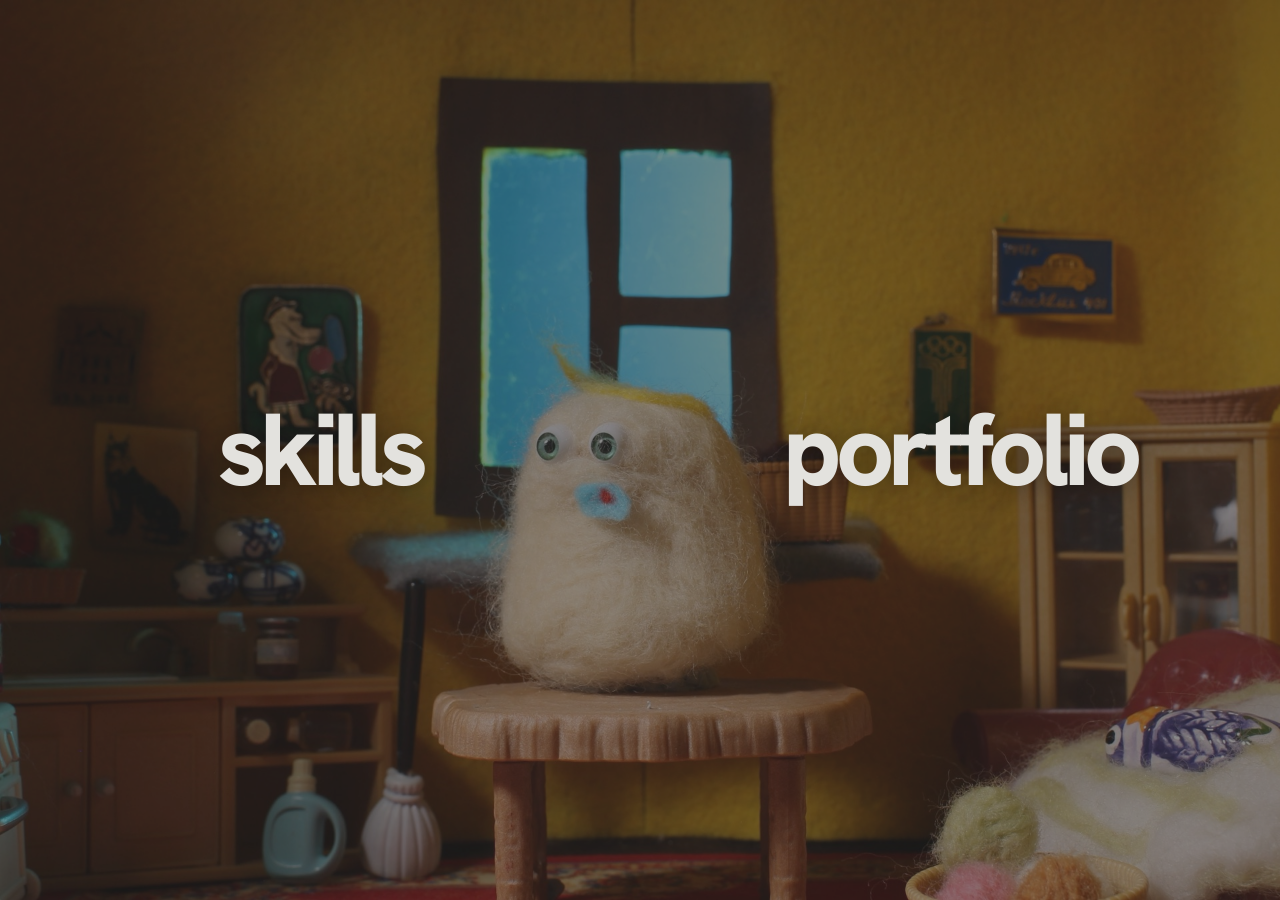
<file: index.html>
<!doctype html>
<html lang="en">
<head>
  <meta charset="utf-8">
  <meta name="viewport" content="width=device-width, initial-scale=1">
  <title>Kseniia Sheveleva</title>
  <link rel="preconnect" href="https://fonts.googleapis.com">
  <link rel="preconnect" href="https://fonts.gstatic.com" crossorigin>
  <link href="https://fonts.googleapis.com/css2?family=Hanken+Grotesk:wght@400;500;700;800&display=swap" rel="stylesheet">
  <link rel="stylesheet" href="style.css">
</head>
<body>
  <main class="split">
    <a href="skills.html"><span>skills</span></a>
    <a href="portfolio.html"><span>portfolio</span></a>
  </main>
</body>
</html>
</file>
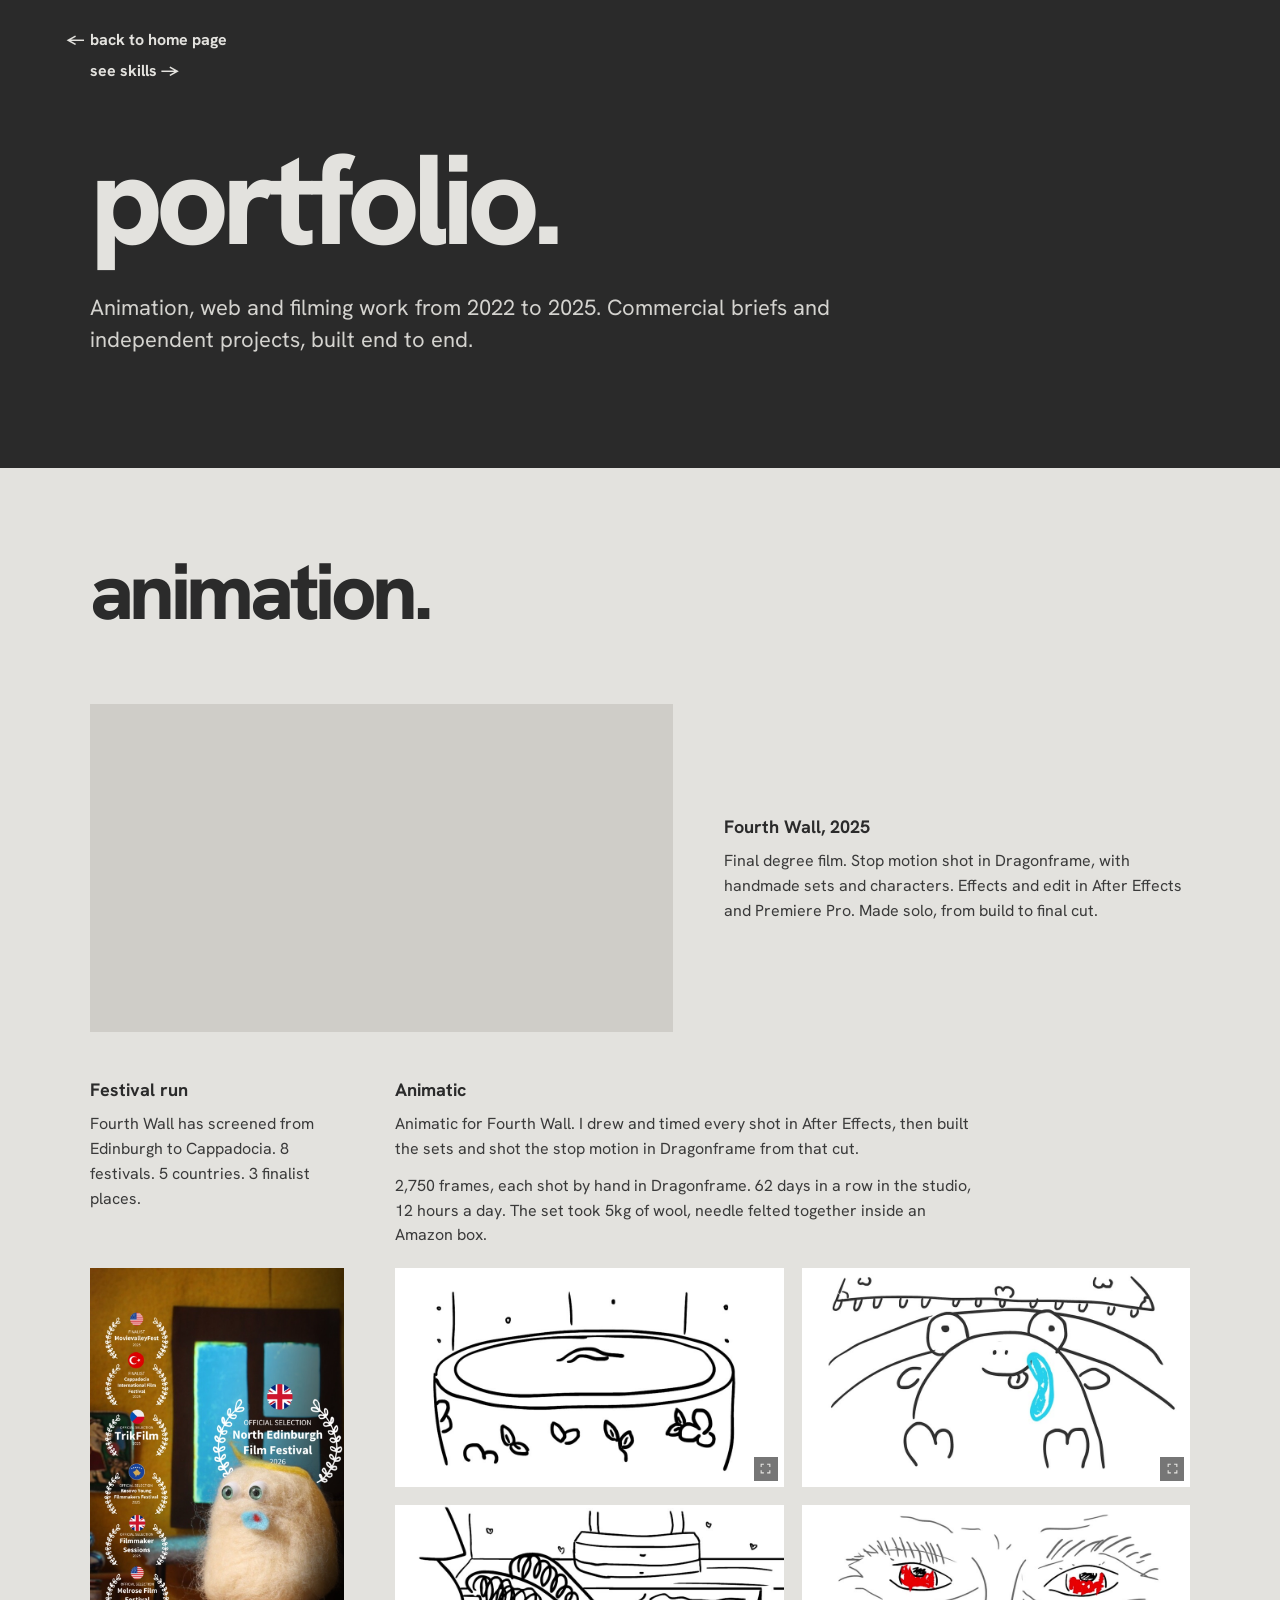
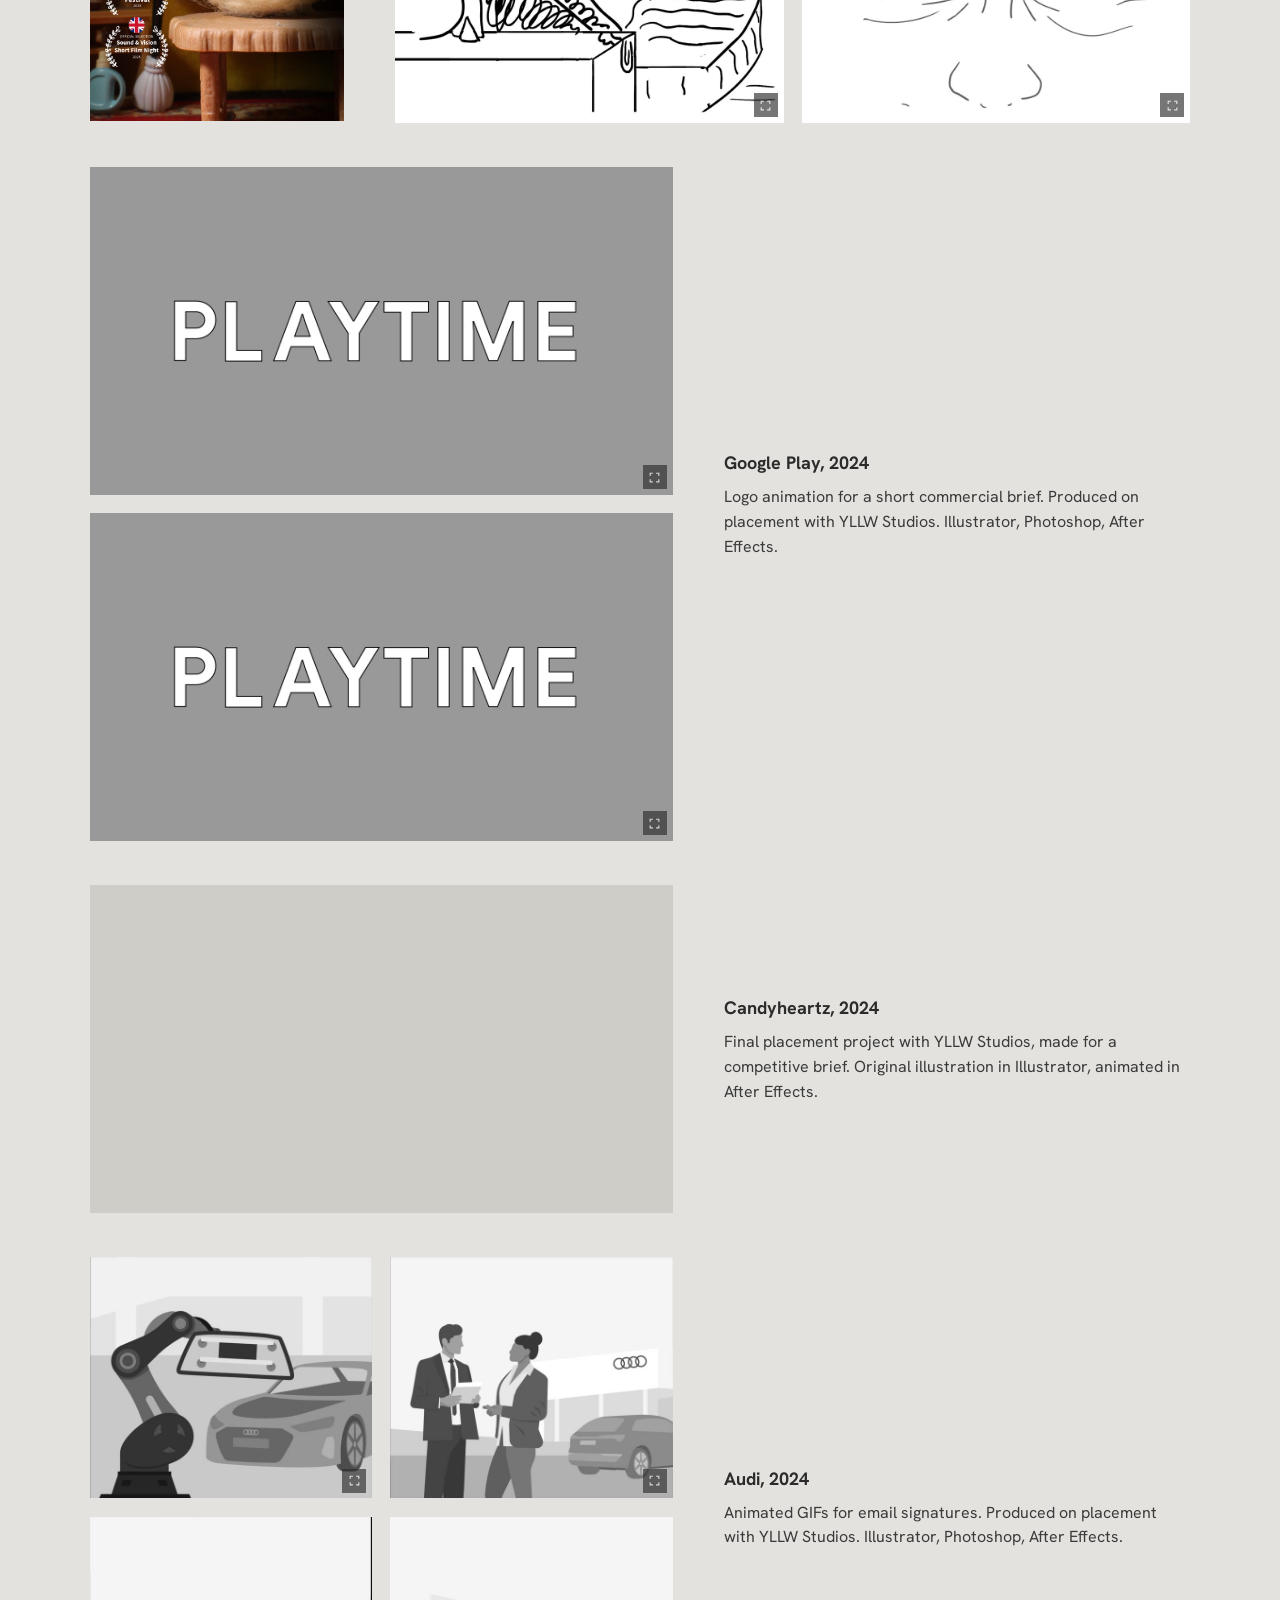
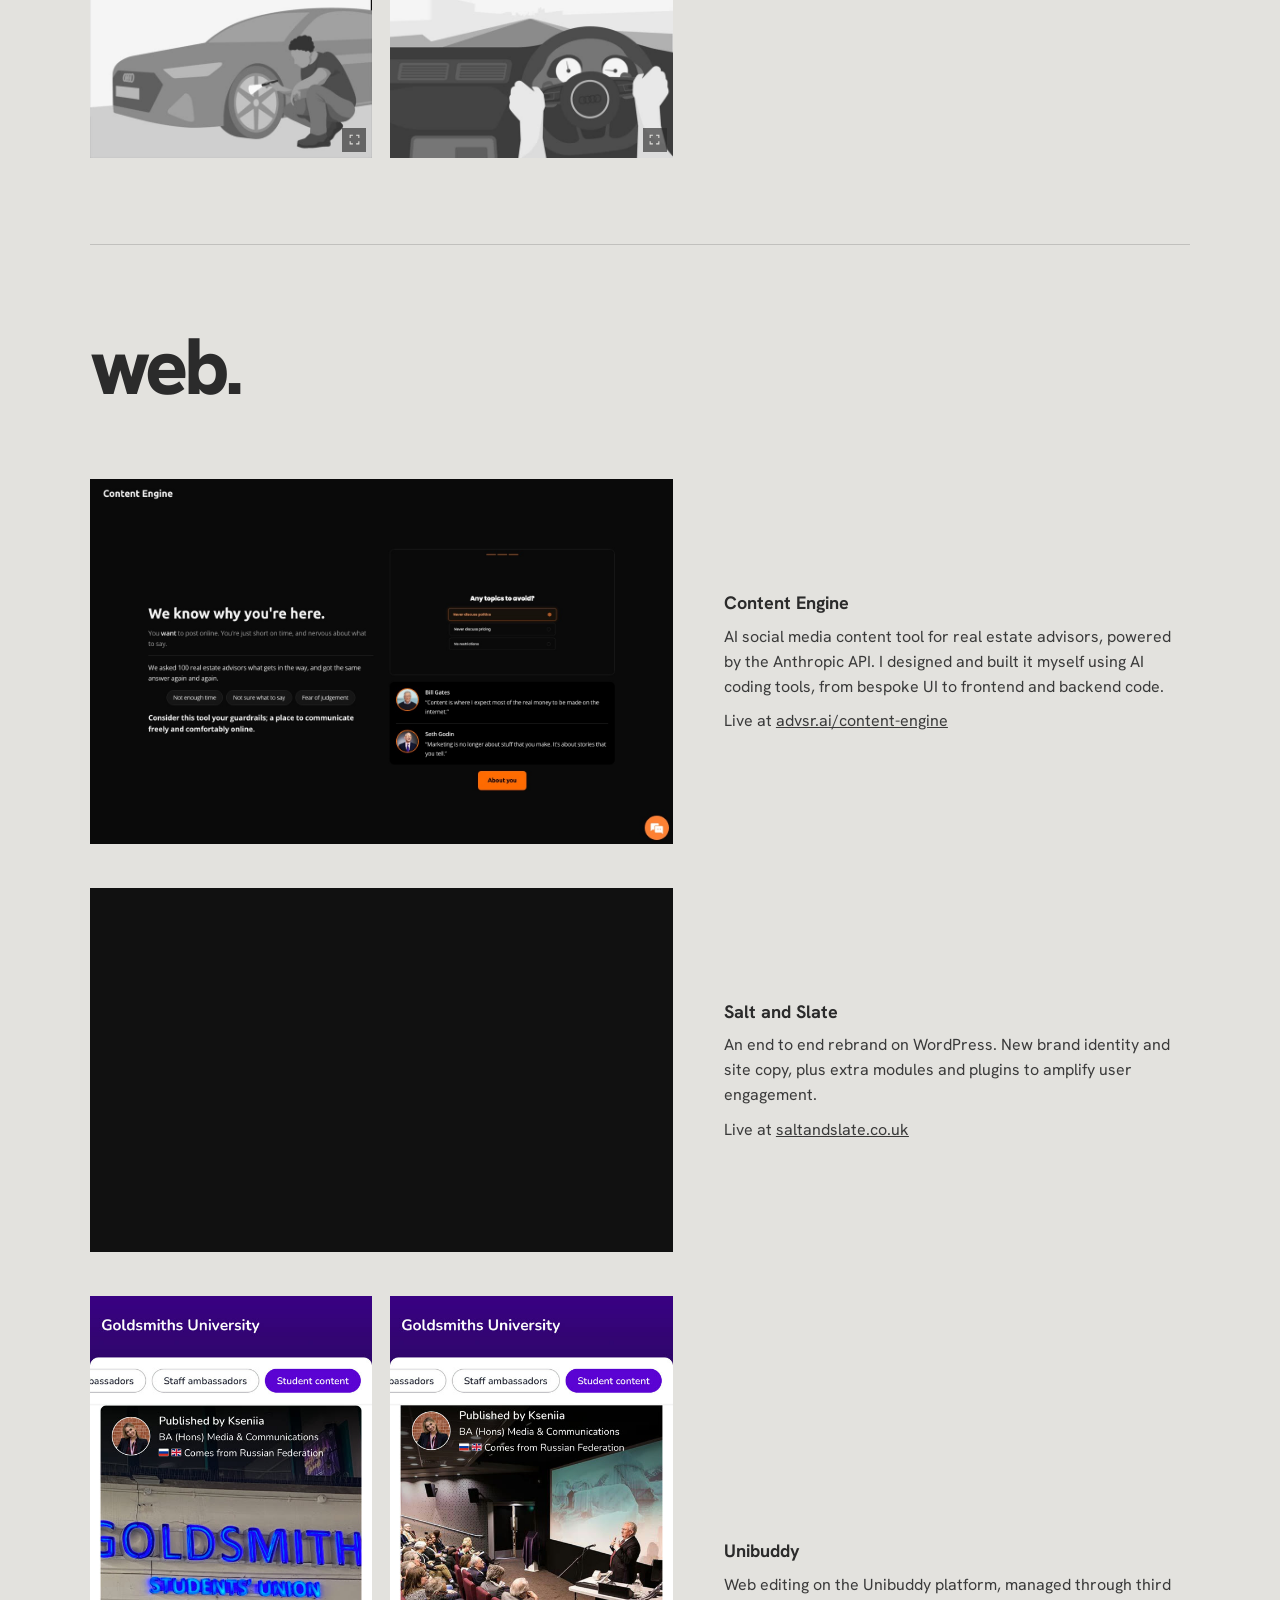
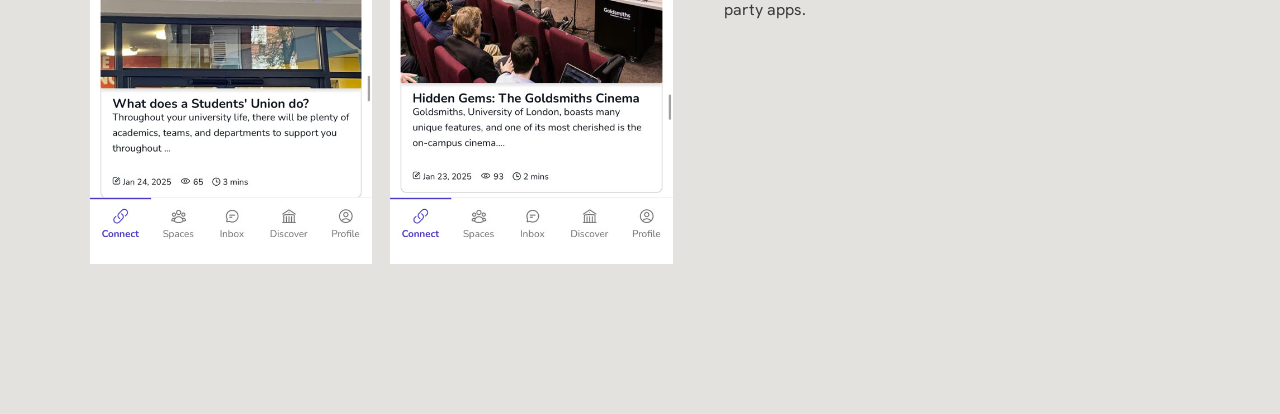
<file: portfolio.html>
<!doctype html>
<html lang="en">
<head>
  <meta charset="utf-8">
  <meta name="viewport" content="width=device-width, initial-scale=1">
  <title>Portfolio · Kseniia Sheveleva</title>
  <link rel="preconnect" href="https://fonts.googleapis.com">
  <link rel="preconnect" href="https://fonts.gstatic.com" crossorigin>
  <link href="https://fonts.googleapis.com/css2?family=Hanken+Grotesk:wght@400;500;700;800&display=swap" rel="stylesheet">
  <link rel="stylesheet" href="style.css">
</head>
<body>
  <header class="dark">
    <div class="wrap">
      <nav class="topnav" aria-label="Pages">
        <a class="back" href="index.html">back to home page</a>
        <a class="next-link" href="skills.html">see skills</a>
      </nav>
      <div class="hero">
        <h1 class="display">portfolio.</h1>
        <p class="lead">Animation, web and filming work from 2022 to 2025. Commercial briefs and independent projects, built end to end.</p>
      </div>
    </div>
  </header>

  <main>
    <section class="section wrap" id="animation">
      <h2 class="display">animation.</h2>

      <article class="project">
        <div class="media">
          <iframe
            src="https://www.youtube-nocookie.com/embed/OaHGKLo8hPI?rel=0"
            title="Fourth Wall"
            loading="lazy"
            referrerpolicy="strict-origin-when-cross-origin"
            allow="accelerometer; autoplay; encrypted-media; gyroscope; picture-in-picture; fullscreen"
            allowfullscreen></iframe>
        </div>
        <div>
          <h3>Fourth Wall, 2025</h3>
          <p>Final degree film. Stop motion shot in Dragonframe, with handmade sets and characters. Effects and edit in After Effects and Premiere Pro. Made solo, from build to final cut.</p>
        </div>
      </article>

      <div class="pair">
        <div>
          <div class="pair-text">
            <h3>Festival run</h3>
            <p>Fourth Wall has screened from Edinburgh to Cappadocia. 8 festivals. 5 countries. 3 finalist places.</p>
          </div>
          <div class="media poster">
            <img src="assets/fourth-wall-laurels.jpg" alt="Fourth Wall festival laurels" loading="lazy">
          </div>
        </div>
        <div>
          <div class="pair-text">
            <h3>Animatic</h3>
            <p>Animatic for Fourth Wall. I drew and timed every shot in After Effects, then built the sets and shot the stop motion in Dragonframe from that cut.</p>
            <p>2,750 frames, each shot by hand in Dragonframe. 62 days in a row in the studio, 12 hours a day. The set took 5kg of wool, needle felted together inside an Amazon box.</p>
          </div>
          <div class="media-grid animatic">
            <div class="media"><video data-loop src="assets/animatic-1.mp4" poster="assets/animatic-1.jpg" muted loop playsinline preload="none" aria-label="Fourth Wall animatic"></video></div>
            <div class="media"><video data-loop src="assets/animatic-2.mp4" poster="assets/animatic-2.jpg" muted loop playsinline preload="none" aria-label="Fourth Wall animatic"></video></div>
            <div class="media"><video data-loop src="assets/animatic-3.mp4" poster="assets/animatic-3.jpg" muted loop playsinline preload="none" aria-label="Fourth Wall animatic"></video></div>
            <div class="media"><video data-loop src="assets/animatic-4.mp4" poster="assets/animatic-4.jpg" muted loop playsinline preload="none" aria-label="Fourth Wall animatic"></video></div>
          </div>
        </div>
      </div>
      </div>
      <article class="project">
        <div class="stack">
          <div class="media"><video data-loop src="assets/playtime.mp4" poster="assets/playtime.jpg" muted loop playsinline preload="none" aria-label="Google Play logo animation"></video></div>
          <div class="media"><video data-loop src="assets/playtime-2.mp4" poster="assets/playtime-2.jpg" muted loop playsinline preload="none" aria-label="Google Play logo animation"></video></div>
        </div>
        <div>
          <h3>Google Play, 2024</h3>
          <p>Logo animation for a short commercial brief. Produced on placement with YLLW Studios. Illustrator, Photoshop, After Effects.</p>
        </div>
      </article>

      <article class="project">
        <div class="media">
          <!-- autoplays muted and loops; viewers can turn the sound on with the player's volume button -->
          <iframe
            src="https://www.youtube-nocookie.com/embed/dGGnQUceBNk?autoplay=1&mute=1&loop=1&playlist=dGGnQUceBNk&rel=0&playsinline=1"
            title="Candyheartz"
            loading="lazy"
            referrerpolicy="strict-origin-when-cross-origin"
            allow="accelerometer; autoplay; encrypted-media; gyroscope; picture-in-picture; fullscreen"
            allowfullscreen></iframe>
        </div>
        <div>
          <h3>Candyheartz, 2024</h3>
          <p>Final placement project with YLLW Studios, made for a competitive brief. Original illustration in Illustrator, animated in After Effects.</p>
        </div>
      </article>

      <article class="project">
        <div class="media-grid">
          <div class="media"><video data-loop src="assets/audi-5.4.2.mp4" poster="assets/audi-5.4.2.jpg" muted loop playsinline preload="none" aria-label="Audi animation"></video></div>
          <div class="media"><video data-loop src="assets/audi-14.4.1.mp4" poster="assets/audi-14.4.1.jpg" muted loop playsinline preload="none" aria-label="Audi animation"></video></div>
          <div class="media"><video data-loop src="assets/audi-6.4.mp4" poster="assets/audi-6.4.jpg" muted loop playsinline preload="none" aria-label="Audi animation"></video></div>
          <div class="media"><video data-loop src="assets/audi-11.3.mp4" poster="assets/audi-11.3.jpg" muted loop playsinline preload="none" aria-label="Audi animation"></video></div>
        </div>
        <div>
          <h3>Audi, 2024</h3>
          <p>Animated GIFs for email signatures. Produced on placement with YLLW Studios. Illustrator, Photoshop, After Effects.</p>
        </div>
      </article>
      <hr class="divider">
    </section>

    <section class="section wrap" id="web">
      <h2 class="display">web.</h2>

      <article class="project">
        <a class="media site" href="https://advsr.ai/content-engine" target="_blank" rel="noopener" aria-label="Open Content Engine on advsr.ai">
          <img src="assets/content-engine.jpg" alt="Content Engine landing page on advsr.ai" loading="lazy">
        </a>
        <div>
          <h3>Content Engine</h3>
          <p>AI social media content tool for real estate advisors, powered by the Anthropic API. I designed and built it myself using AI coding tools, from bespoke UI to frontend and backend code.</p>
          <p>Live at <a href="https://advsr.ai/content-engine" target="_blank" rel="noopener">advsr.ai/content-engine</a></p>
        </div>
      </article>

      <article class="project">
        <a class="media site" href="https://www.saltandslate.co.uk" target="_blank" rel="noopener" aria-label="Open saltandslate.co.uk">
          <iframe data-live src="https://www.saltandslate.co.uk" title="Live preview of saltandslate.co.uk" loading="lazy" tabindex="-1" aria-hidden="true"></iframe>
        </a>
        <div>
          <h3>Salt and Slate</h3>
          <p>An end to end rebrand on WordPress. New brand identity and site copy, plus extra modules and plugins to amplify user engagement.</p>
          <p>Live at <a href="https://www.saltandslate.co.uk" target="_blank" rel="noopener">saltandslate.co.uk</a></p>
        </div>
      </article>

      <article class="project">
        <div class="phones">
          <div class="media"><img src="assets/unibuddy-1.jpg" alt="Unibuddy post by Kseniia: What does a Students' Union do?" loading="lazy"></div>
          <div class="media"><img src="assets/unibuddy-2.jpg" alt="Unibuddy post by Kseniia: Hidden Gems, The Goldsmiths Cinema" loading="lazy"></div>
        </div>
        <div>
          <h3>Unibuddy</h3>
          <p>Web editing on the Unibuddy platform, managed through third party apps.</p>
        </div>
      </article>
    </section>
  </main>

  <script>
    // Live site previews render at desktop width, scaled down to fit the frame.
    (function () {
      var frames = document.querySelectorAll("iframe[data-live]");
      function fit() {
        frames.forEach(function (f) {
          f.style.transform = "scale(" + f.parentNode.clientWidth / 1440 + ")";
        });
      }
      fit();
      window.addEventListener("resize", fit);
    })();

    // Viewer: click a clip (or its expand button) to watch it large, with sound
    // controls. An on-page overlay, so it works even where full screen is blocked.
    (function () {
      var box = document.createElement("div");
      box.className = "viewer";
      box.hidden = true;
      box.innerHTML = '<button class="viewer-close" aria-label="Close">&times;</button><video controls loop playsinline></video>';
      document.body.appendChild(box);
      var big = box.querySelector("video");
      var closeBtn = box.querySelector(".viewer-close");
      var opener = null;

      function open(v) {
        opener = v;
        big.src = v.currentSrc || v.src;
        big.poster = v.poster;
        box.hidden = false;
        document.body.style.overflow = "hidden";
        big.play().catch(function () {});
        closeBtn.focus();
      }
      function close() {
        big.pause();
        big.removeAttribute("src");
        big.load();
        box.hidden = true;
        document.body.style.overflow = "";
        if (opener) opener.parentNode.querySelector(".expand").focus();
      }

      document.querySelectorAll("video[data-loop]").forEach(function (v) {
        var btn = document.createElement("button");
        btn.className = "expand";
        btn.setAttribute("aria-label", "View larger");
        btn.innerHTML = '<svg viewBox="0 0 24 24" aria-hidden="true"><path d="M4 9V4h5M20 9V4h-5M4 15v5h5M20 15v5h-5"/></svg>';
        v.parentNode.appendChild(btn);
        btn.addEventListener("click", function () { open(v); });
        v.addEventListener("click", function () { open(v); });
      });

      closeBtn.addEventListener("click", close);
      box.addEventListener("click", function (e) { if (e.target === box) close(); });
      document.addEventListener("keydown", function (e) {
        if (e.key === "Escape" && !box.hidden) close();
      });
    })();

    // Play looping clips only while they're on screen; respect reduced motion.
    (function () {
      var clips = document.querySelectorAll("video[data-loop]");
      var still = window.matchMedia("(prefers-reduced-motion: reduce)").matches;
      if (still || !("IntersectionObserver" in window)) return;
      var io = new IntersectionObserver(function (entries) {
        entries.forEach(function (e) {
          if (e.isIntersecting) {
            var p = e.target.play();
            if (p && p.catch) p.catch(function () {});
          } else {
            e.target.pause();
          }
        });
      }, { rootMargin: "120px 0px" });
      clips.forEach(function (v) { io.observe(v); });
    })();
  </script>
</body>
</html>
</file>
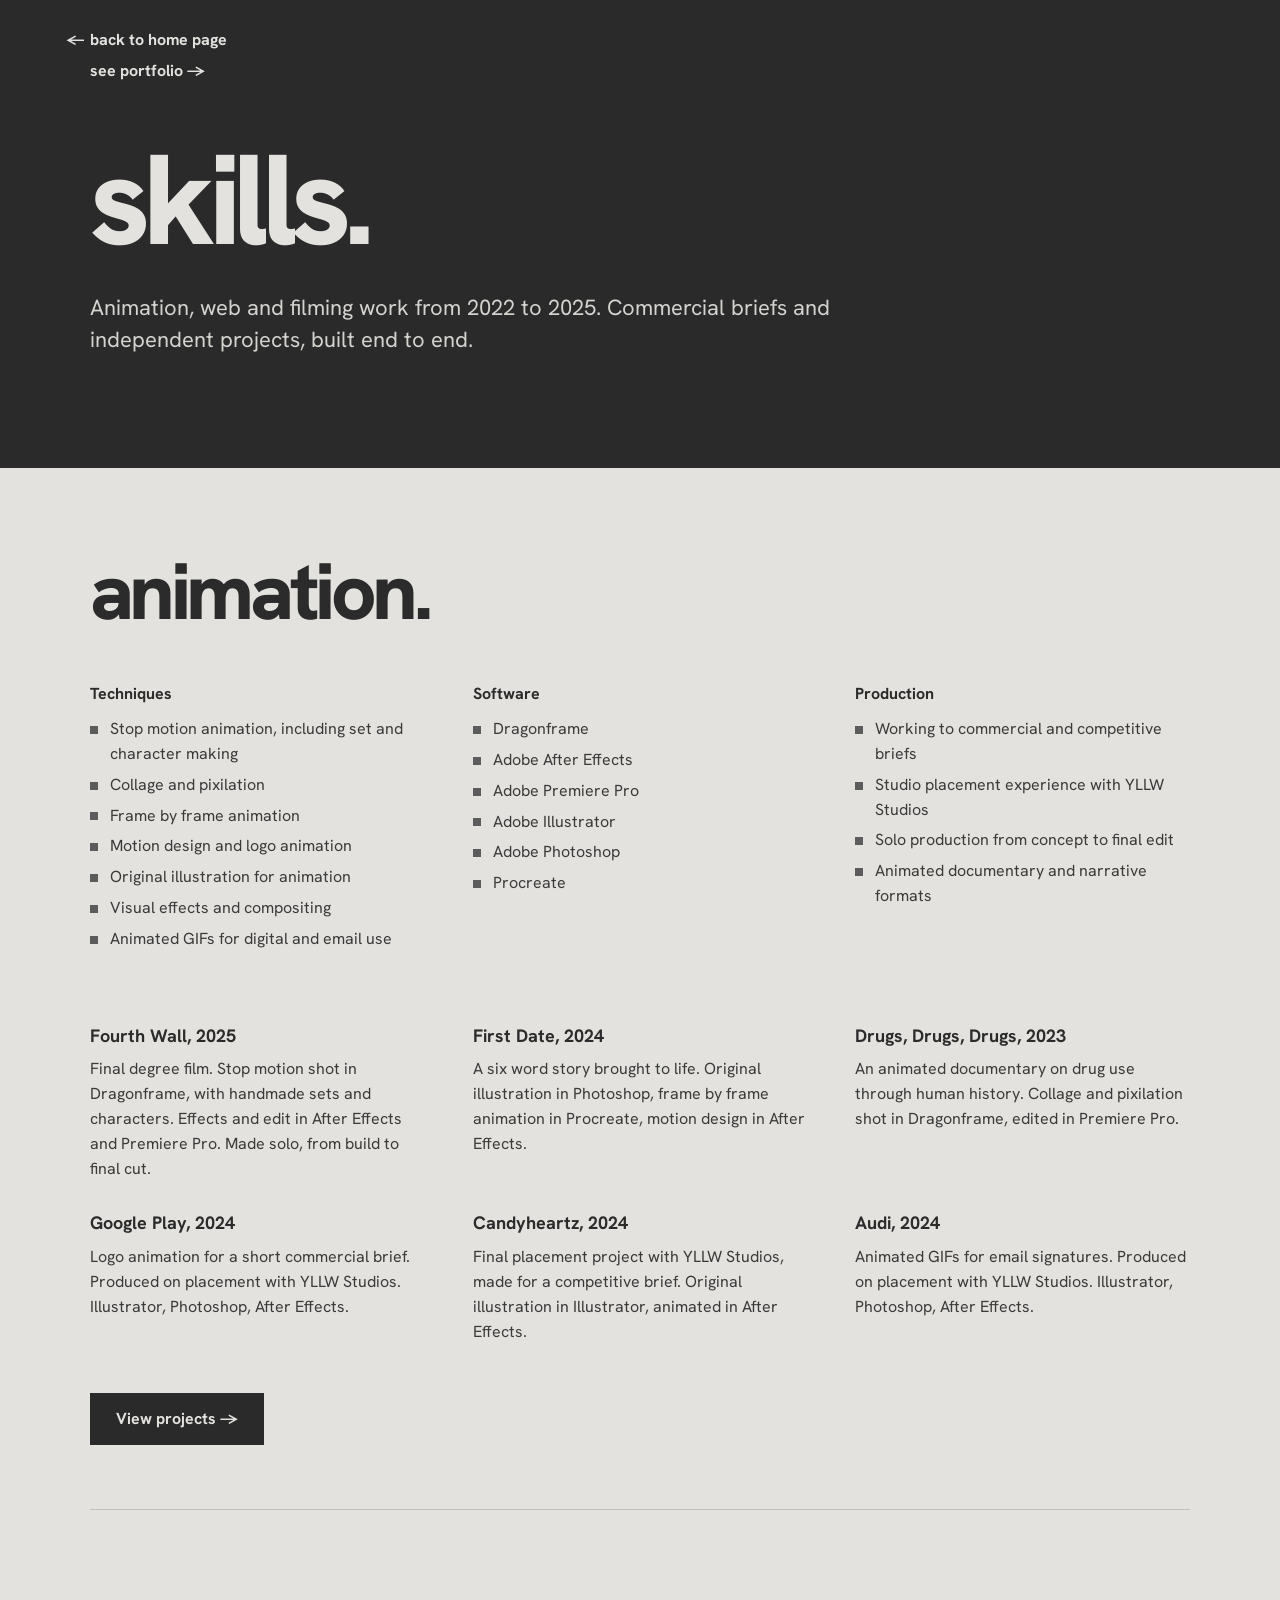
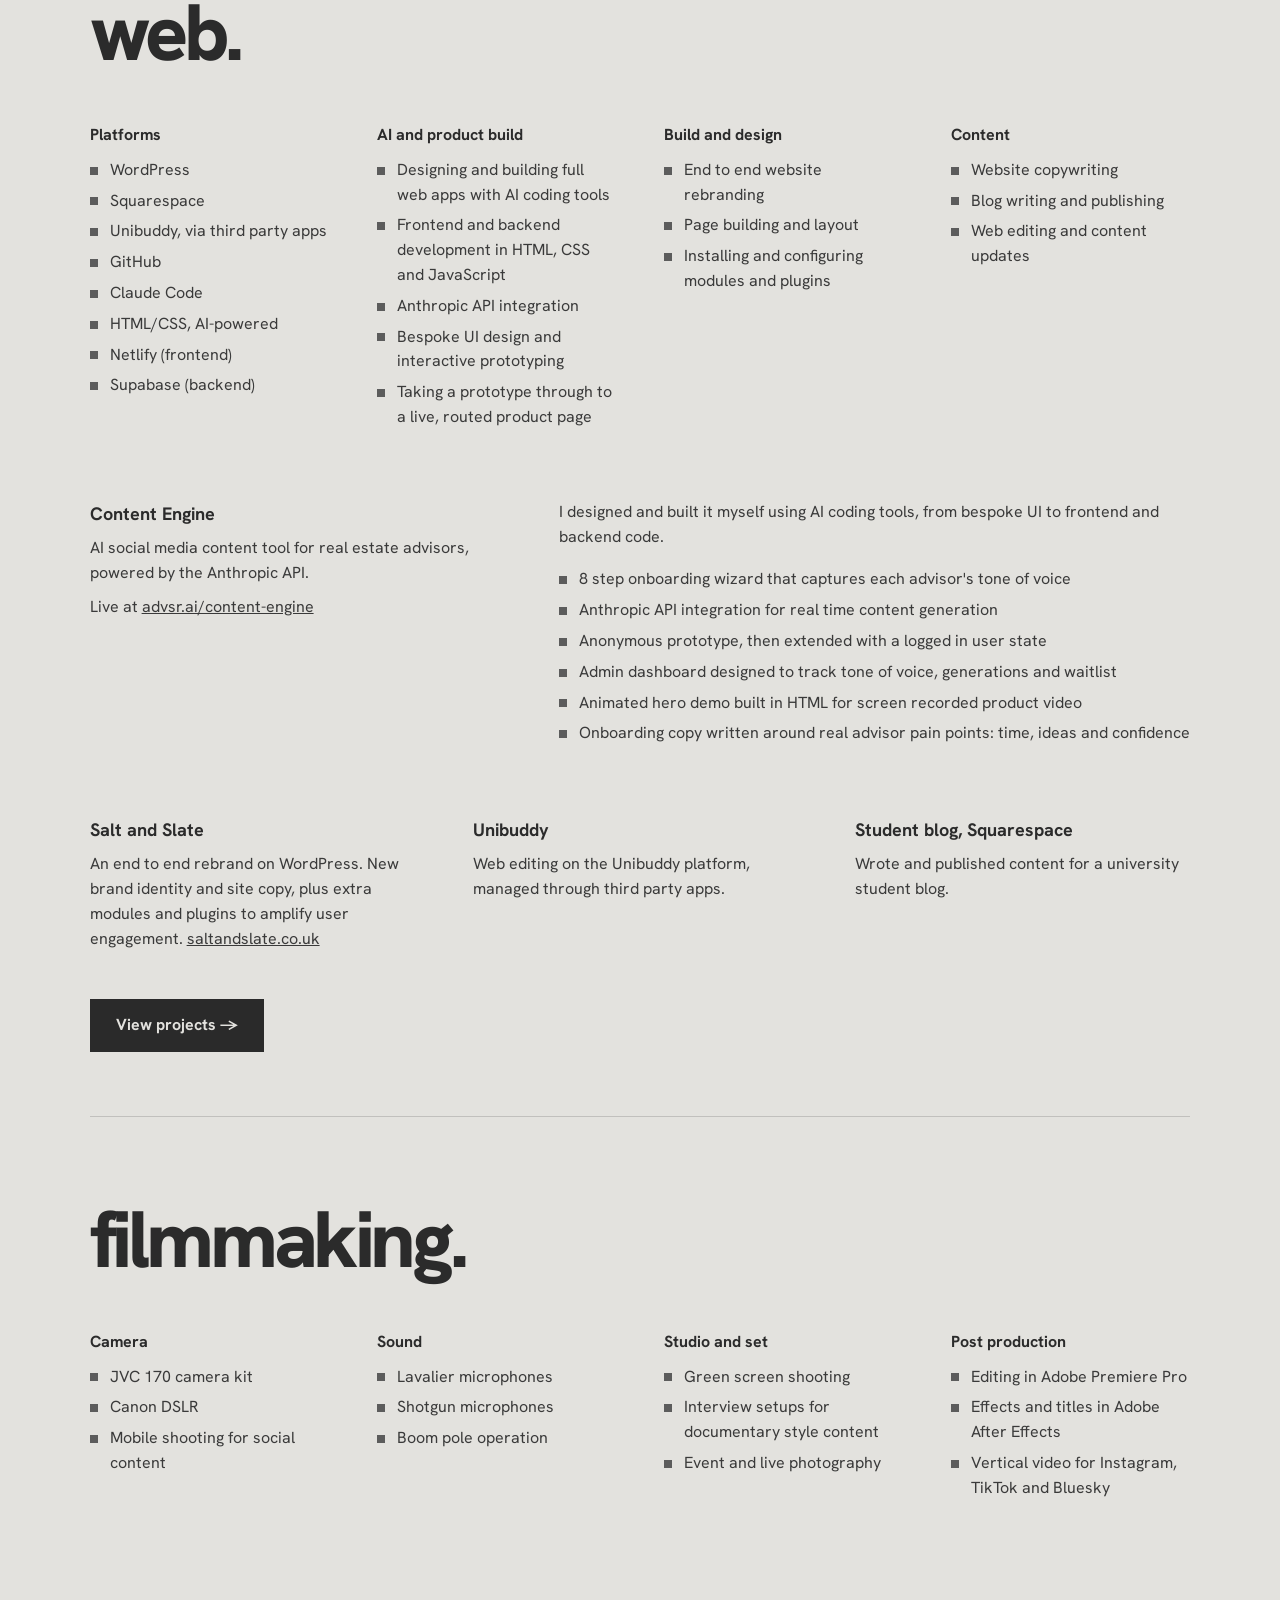
<file: skills.html>
<!doctype html>
<html lang="en">
<head>
  <meta charset="utf-8">
  <meta name="viewport" content="width=device-width, initial-scale=1">
  <title>Skills · Kseniia Sheveleva</title>
  <link rel="preconnect" href="https://fonts.googleapis.com">
  <link rel="preconnect" href="https://fonts.gstatic.com" crossorigin>
  <link href="https://fonts.googleapis.com/css2?family=Hanken+Grotesk:wght@400;500;700;800&display=swap" rel="stylesheet">
  <link rel="stylesheet" href="style.css">
</head>
<body>
  <header class="dark">
    <div class="wrap">
      <nav class="topnav" aria-label="Pages">
        <a class="back" href="index.html">back to home page</a>
        <a class="next-link" href="portfolio.html">see portfolio</a>
      </nav>
      <div class="hero">
        <h1 class="display">skills.</h1>
        <p class="lead">Animation, web and filming work from 2022 to 2025. Commercial briefs and independent projects, built end to end.</p>
      </div>
    </div>
  </header>

  <main>
    <section class="section wrap" id="animation">
      <h2 class="display">animation.</h2>

      <div class="skills">
        <div>
          <h4>Techniques</h4>
          <ul class="ticks">
            <li>Stop motion animation, including set and character making</li>
            <li>Collage and pixilation</li>
            <li>Frame by frame animation</li>
            <li>Motion design and logo animation</li>
            <li>Original illustration for animation</li>
            <li>Visual effects and compositing</li>
            <li>Animated GIFs for digital and email use</li>
          </ul>
        </div>
        <div>
          <h4>Software</h4>
          <ul class="ticks">
            <li>Dragonframe</li>
            <li>Adobe After Effects</li>
            <li>Adobe Premiere Pro</li>
            <li>Adobe Illustrator</li>
            <li>Adobe Photoshop</li>
            <li>Procreate</li>
          </ul>
        </div>
        <div>
          <h4>Production</h4>
          <ul class="ticks">
            <li>Working to commercial and competitive briefs</li>
            <li>Studio placement experience with YLLW Studios</li>
            <li>Solo production from concept to final edit</li>
            <li>Animated documentary and narrative formats</li>
          </ul>
        </div>
      </div>
      <div class="entries block">
        <div class="entry">
          <h3>Fourth Wall, 2025</h3>
          <p>Final degree film. Stop motion shot in Dragonframe, with handmade sets and characters. Effects and edit in After Effects and Premiere Pro. Made solo, from build to final cut.</p>
        </div>
        <div class="entry">
          <h3>First Date, 2024</h3>
          <p>A six word story brought to life. Original illustration in Photoshop, frame by frame animation in Procreate, motion design in After Effects.</p>
        </div>
        <div class="entry">
          <h3>Drugs, Drugs, Drugs, 2023</h3>
          <p>An animated documentary on drug use through human history. Collage and pixilation shot in Dragonframe, edited in Premiere Pro.</p>
        </div>
        <div class="entry">
          <h3>Google Play, 2024</h3>
          <p>Logo animation for a short commercial brief. Produced on placement with YLLW Studios. Illustrator, Photoshop, After Effects.</p>
        </div>
        <div class="entry">
          <h3>Candyheartz, 2024</h3>
          <p>Final placement project with YLLW Studios, made for a competitive brief. Original illustration in Illustrator, animated in After Effects.</p>
        </div>
        <div class="entry">
          <h3>Audi, 2024</h3>
          <p>Animated GIFs for email signatures. Produced on placement with YLLW Studios. Illustrator, Photoshop, After Effects.</p>
        </div>
      </div>

      <a class="button" href="portfolio.html#animation">View projects &rarr;</a>
      <hr class="divider">
    </section>

    <section class="section wrap" id="web">
      <h2 class="display">web.</h2>

      <div class="skills">
        <div>
          <h4>Platforms</h4>
          <ul class="ticks">
            <li>WordPress</li>
            <li>Squarespace</li>
            <li>Unibuddy, via third party apps</li>
            <li>GitHub</li>
            <li>Claude Code</li>
            <li>HTML/CSS, AI-powered</li>
            <li>Netlify (frontend)</li>
            <li>Supabase (backend)</li>
          </ul>
        </div>
        <div>
          <h4>AI and product build</h4>
          <ul class="ticks">
            <li>Designing and building full web apps with AI coding tools</li>
            <li>Frontend and backend development in HTML, CSS and JavaScript</li>
            <li>Anthropic API integration</li>
            <li>Bespoke UI design and interactive prototyping</li>
            <li>Taking a prototype through to a live, routed product page</li>
          </ul>
        </div>
        <div>
          <h4>Build and design</h4>
          <ul class="ticks">
            <li>End to end website rebranding</li>
            <li>Page building and layout</li>
            <li>Installing and configuring modules and plugins</li>
          </ul>
        </div>
        <div>
          <h4>Content</h4>
          <ul class="ticks">
            <li>Website copywriting</li>
            <li>Blog writing and publishing</li>
            <li>Web editing and content updates</li>
          </ul>
        </div>
      </div>

      <article class="feature block">
        <div>
          <h3>Content Engine</h3>
          <p>AI social media content tool for real estate advisors, powered by the Anthropic API.</p>
          <p>Live at <a href="https://advsr.ai/content-engine" target="_blank" rel="noopener">advsr.ai/content-engine</a></p>
        </div>
        <div>
          <p>I designed and built it myself using AI coding tools, from bespoke UI to frontend and backend code.</p>
          <ul class="ticks">
            <li>8 step onboarding wizard that captures each advisor's tone of voice</li>
            <li>Anthropic API integration for real time content generation</li>
            <li>Anonymous prototype, then extended with a logged in user state</li>
            <li>Admin dashboard designed to track tone of voice, generations and waitlist</li>
            <li>Animated hero demo built in HTML for screen recorded product video</li>
            <li>Onboarding copy written around real advisor pain points: time, ideas and confidence</li>
          </ul>
        </div>
      </article>

      <div class="entries block">
        <div class="entry">
          <h3>Salt and Slate</h3>
          <p>An end to end rebrand on WordPress. New brand identity and site copy, plus extra modules and plugins to amplify user engagement. <a href="https://www.saltandslate.co.uk" target="_blank" rel="noopener">saltandslate.co.uk</a></p>
        </div>
        <div class="entry">
          <h3>Unibuddy</h3>
          <p>Web editing on the Unibuddy platform, managed through third party apps.</p>
        </div>
        <div class="entry">
          <h3>Student blog, Squarespace</h3>
          <p>Wrote and published content for a university student blog.</p>
        </div>
      </div>
      <a class="button" href="portfolio.html#web">View projects &rarr;</a>
      <hr class="divider">
    </section>

    <section class="section wrap" id="filmmaking">
      <h2 class="display">filmmaking.</h2>

      <div class="skills">
        <div>
          <h4>Camera</h4>
          <ul class="ticks">
            <li>JVC 170 camera kit</li>
            <li>Canon DSLR</li>
            <li>Mobile shooting for social content</li>
          </ul>
        </div>
        <div>
          <h4>Sound</h4>
          <ul class="ticks">
            <li>Lavalier microphones</li>
            <li>Shotgun microphones</li>
            <li>Boom pole operation</li>
          </ul>
        </div>
        <div>
          <h4>Studio and set</h4>
          <ul class="ticks">
            <li>Green screen shooting</li>
            <li>Interview setups for documentary style content</li>
            <li>Event and live photography</li>
          </ul>
        </div>
        <div>
          <h4>Post production</h4>
          <ul class="ticks">
            <li>Editing in Adobe Premiere Pro</li>
            <li>Effects and titles in Adobe After Effects</li>
            <li>Vertical video for Instagram, TikTok and Bluesky</li>
          </ul>
        </div>
      </div>
    </section>
  </main>
</body>
</html>
</file>
<file: style.css>
/* Kseniia Sheveleva — portfolio site
   Matches the PDF portfolio: charcoal hero, warm grey content,
   big lowercase headings ending in a full stop. One typeface throughout. */

:root {
  --charcoal: #2a2a2a;
  --paper: #e3e2de;
  --ink: #2b2b2b;
  --body: #3a3a3a;
  --muted: #5b5b5b;
  --square: #5c5c5c;
  --light: #e3e2de;
  --gutter: clamp(20px, 7vw, 96px);
  --max: 1180px;
}

* { box-sizing: border-box; margin: 0; padding: 0; }

body {
  font-family: "Hanken Grotesk", "Helvetica Neue", Arial, sans-serif;
  background: var(--paper);
  color: var(--body);
  font-size: 16px;
  line-height: 1.55;
  -webkit-font-smoothing: antialiased;
}

a { color: inherit; }
img, video { display: block; max-width: 100%; }

.wrap {
  width: 100%;
  max-width: calc(var(--max) + var(--gutter) * 2);
  margin: 0 auto;
  padding-left: var(--gutter);
  padding-right: var(--gutter);
}

/* ---------- type ---------- */

.display {
  font-weight: 800;
  font-size: clamp(56px, 10vw, 128px);
  line-height: 0.88;
  letter-spacing: -0.055em;
  color: var(--ink);
}

.lead {
  font-size: clamp(18px, 1.8vw, 22px);
  line-height: 1.45;
  max-width: 34em;
}

h3 {
  font-weight: 700;
  font-size: 18px;
  color: var(--ink);
  margin-bottom: 8px;
}

h4 {
  font-weight: 700;
  font-size: 16px;
  color: var(--ink);
  margin-bottom: 10px;
}

/* ---------- header ---------- */

.dark { background: var(--charcoal); color: var(--light); }
.dark .display { color: var(--light); }

.topnav {
  display: flex;
  flex-direction: column;
  align-items: flex-start;
  gap: 6px;
  padding: 28px 0;
}
.back, .next-link {
  position: relative;
  display: inline-block;
  font-weight: 700;
  font-size: 16px;
  text-decoration: none;
}
/* the back arrow hangs in the margin so both labels share a left edge */
.back::before { content: "\2190"; position: absolute; right: 100%; margin-right: 0.35em; }
.next-link::after { content: "\00a0\2192"; }
.back:hover, .next-link:hover { text-decoration: underline; text-underline-offset: 4px; }

.hero { padding-top: clamp(12px, 2.5vw, 32px); padding-bottom: clamp(56px, 9vw, 112px); }
.hero .lead { margin-top: clamp(24px, 3vw, 36px); color: #d4d3cf; }

/* ---------- content ---------- */

.section { padding-top: clamp(48px, 7vw, 88px); padding-bottom: clamp(24px, 4vw, 48px); }
.section + .section { padding-top: clamp(24px, 3vw, 40px); }
.section:last-child { padding-bottom: clamp(72px, 10vw, 128px); }
.section > .display { margin-bottom: clamp(32px, 5vw, 56px); }
/* section headings sit a step below the page title */
h2.display { font-size: clamp(40px, 6.4vw, 80px); }
.block { margin-top: clamp(40px, 6vw, 64px); }

.entries {
  display: grid;
  grid-template-columns: repeat(auto-fit, minmax(240px, 1fr));
  gap: 28px clamp(24px, 4vw, 48px);
}
.entry p, .project p { max-width: 30em; }

.skills {
  display: grid;
  grid-template-columns: repeat(auto-fit, minmax(220px, 1fr));
  gap: 32px clamp(24px, 4vw, 48px);
}
.ticks { list-style: none; }
.ticks li { position: relative; padding-left: 20px; margin-bottom: 6px; }
.ticks li::before {
  content: "";
  position: absolute;
  left: 0;
  top: 0.55em;
  width: 8px;
  height: 8px;
  background: var(--square);
}

.feature {
  display: grid;
  grid-template-columns: minmax(0, 0.8fr) minmax(0, 1.2fr);
  gap: 20px clamp(24px, 4vw, 48px);
}
.feature p + p { margin-top: 10px; }
.feature p + .ticks { margin-top: 18px; }

.button {
  display: inline-block;
  margin-top: clamp(32px, 5vw, 48px);
  padding: 14px 26px;
  background: var(--charcoal);
  color: var(--light);
  font-weight: 700;
  font-size: 16px;
  text-decoration: none;
  transition: background 0.2s ease;
}
.button:hover, .button:focus-visible { background: #444; }

.divider {
  border: 0;
  border-top: 1px solid rgba(43, 43, 43, 0.18);
  margin-top: clamp(36px, 5vw, 64px);
}

/* project rows: media left, text right */
.project {
  display: grid;
  grid-template-columns: minmax(0, 1.25fr) minmax(0, 1fr);
  gap: clamp(20px, 4vw, 56px);
  align-items: center;
  padding: clamp(14px, 2vw, 22px) 0;
}

.media {
  position: relative;
  background: #cfcdc8;
  aspect-ratio: 16 / 9;
  overflow: hidden;
}
.media video, .media img, .media iframe {
  width: 100%;
  height: 100%;
  object-fit: cover;
  border: 0;
}

.media-grid {
  display: grid;
  grid-template-columns: 1fr 1fr;
  gap: clamp(10px, 1.6vw, 18px);
}
.media-grid .media { aspect-ratio: 1200 / 1024; }

/* web: clickable site previews */
.media.site { display: block; aspect-ratio: 16 / 10; background: #111; }
.media.site img { object-position: top; }
.media.site iframe {
  position: absolute;
  top: 0;
  left: 0;
  width: 1440px;
  height: 900px;
  transform-origin: 0 0;
  pointer-events: none;
}
.media.site:hover img, .media.site:hover iframe { opacity: 0.88; }

.phones {
  display: grid;
  grid-template-columns: 1fr 1fr;
  gap: clamp(10px, 1.6vw, 18px);
  /* fills the column, but never taller than ~80% of the screen */
  max-width: min(100%, 80vh);
}
.phones .media { aspect-ratio: 506 / 1016; }

.project p + p { margin-top: 10px; }

video[data-loop] { cursor: zoom-in; }

/* expand button on each clip */
.expand {
  position: absolute;
  right: 6px;
  bottom: 6px;
  width: 24px;
  height: 24px;
  display: grid;
  place-items: center;
  border: 0;
  background: rgba(42, 42, 42, 0.75);
  color: var(--light);
  cursor: pointer;
  opacity: 0.85;
  transition: opacity 0.2s ease, background 0.2s ease;
}
.expand svg { width: 13px; height: 13px; fill: none; stroke: currentColor; stroke-width: 2; }
.expand:hover, .expand:focus-visible { opacity: 1; background: var(--charcoal); }

/* large-view overlay */
.viewer {
  position: fixed;
  inset: 0;
  z-index: 100;
  display: grid;
  place-items: center;
  padding: 56px 16px 16px;
  background: rgba(20, 20, 20, 0.97);
}
.viewer[hidden] { display: none; }
.viewer video {
  max-width: min(100%, 1400px);
  max-height: 100%;
  width: auto;
  height: auto;
  background: #000;
}
.viewer-close {
  position: absolute;
  top: 10px;
  right: 16px;
  width: 44px;
  height: 44px;
  border: 0;
  background: none;
  color: var(--light);
  font: 400 40px/1 "Hanken Grotesk", sans-serif;
  cursor: pointer;
}

.stack { display: grid; gap: clamp(10px, 1.6vw, 18px); }

/* Fourth Wall: festival poster and animatic side by side, text underneath.
   Poster column is sized so it matches the height of the 2x2 grid. */
.pair {
  display: grid;
  grid-template-columns: minmax(0, 0.32fr) minmax(0, 1fr);
  gap: clamp(20px, 4vw, 56px);
  align-items: start;
  padding: clamp(14px, 2vw, 22px) 0;
}
.pair .poster { aspect-ratio: 9 / 16; }
/* text sits above the images; subgrid keeps both images starting on the same line */
.pair { grid-template-rows: auto auto; }
.pair > div { display: grid; grid-row: span 2; grid-template-rows: subgrid; row-gap: 0; }
.pair-text { margin-bottom: 20px; }
.pair p { max-width: 36em; }
.pair p + p { margin-top: 12px; }
.media-grid.animatic .media { aspect-ratio: 16 / 9; background: #fff; }

/* ---------- landing ---------- */

.split {
  position: relative;
  display: grid;
  grid-template-columns: 1fr 1fr;
  min-height: 100vh;
  min-height: 100svh;
  background: var(--charcoal) url("assets/chosen.jpg") center / cover no-repeat;
}
.split a {
  display: flex;
  align-items: center;
  justify-content: center;
  text-decoration: none;
  color: var(--light);
  background: rgba(42, 42, 42, 0.55);
  transition: background 0.3s ease;
}
.split a:hover, .split a:focus-visible { background: rgba(42, 42, 42, 0.15); }
.split span {
  font-weight: 800;
  font-size: clamp(48px, 8vw, 112px);
  letter-spacing: -0.055em;
  line-height: 1;
  text-shadow: 0 2px 24px rgba(0, 0, 0, 0.35);
}

:focus-visible { outline: 2px solid currentColor; outline-offset: -6px; }

/* ---------- responsive ---------- */

@media (max-width: 760px) {
  .project, .feature { grid-template-columns: 1fr; }
  .pair { grid-template-columns: 1fr; }
  .pair .poster { max-width: 320px; }
}

@media (max-width: 600px) {
  .split { grid-template-columns: 1fr; grid-template-rows: 1fr 1fr; }
  
@media (prefers-reduced-motion: reduce) {
  * { transition: none !important; }
}
</file>
